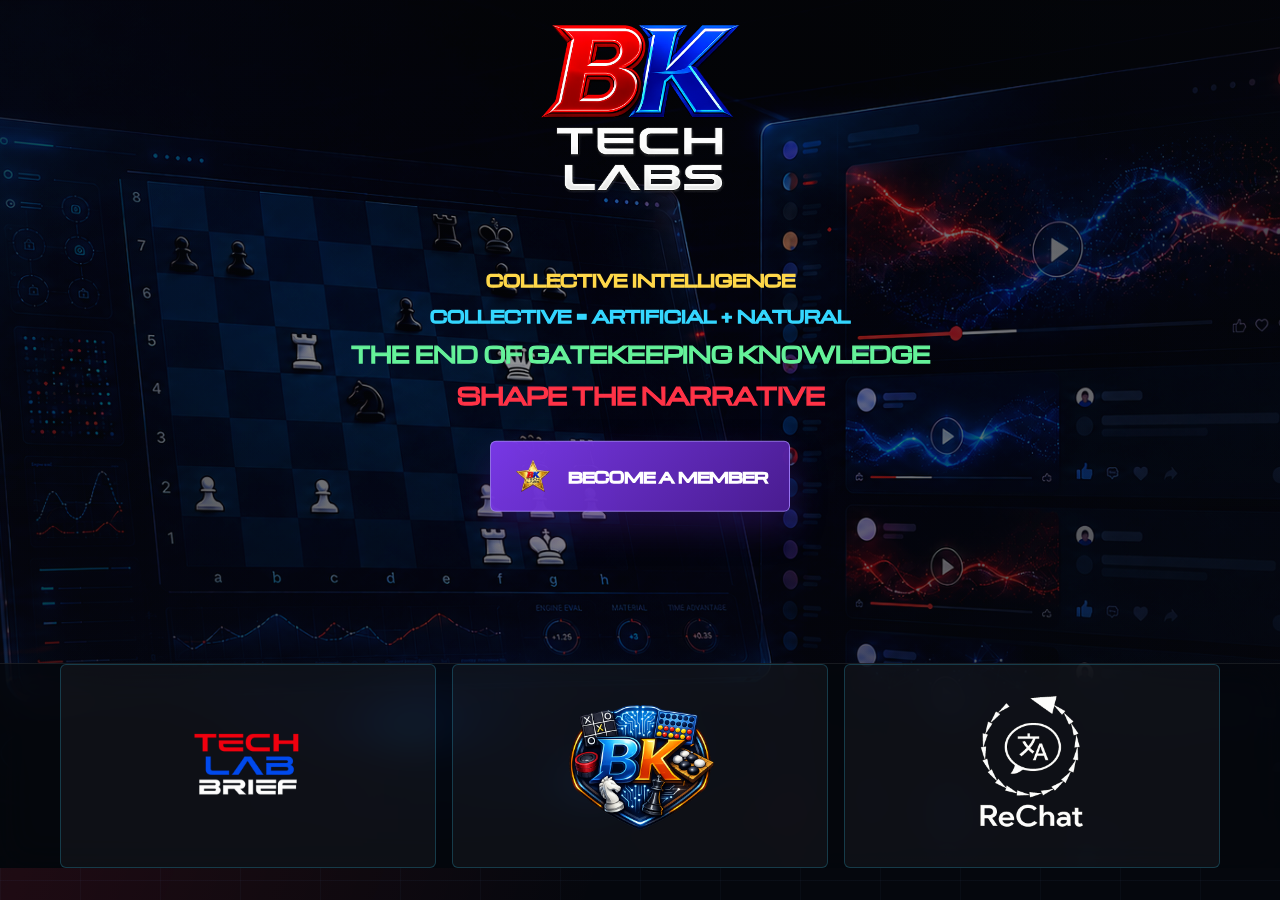
<file: index.html>
<!doctype html>
<html lang="en">
  <head>
    <meta charset="utf-8" />
    <meta name="viewport" content="width=device-width, initial-scale=1" />
    <meta
      name="description"
      content="BK Tech Labs builds AI-native tools for reasoning evaluation and shared AI conversations."
    />
    <title>BK Tech Labs</title>
    <link rel="icon" href="favicon.ico" />
    <link rel="preload" href="assets/bk-tech-labs-logo.png" as="image" />
    <link rel="preload" href="assets/bk-tech-labs-hero.png" as="image" />
    <link rel="stylesheet" href="styles.css" />
  </head>
  <body class="landing-page">
    <header class="site-header" data-header>
      <nav class="site-nav" id="site-nav" aria-label="Primary navigation">
        <a class="nav-logo-link brief-nav-logo" href="https://tech-lab-brief.com" aria-label="Brief">
          <img src="assets/brief-nav-logo.png" alt="" />
        </a>
        <a class="nav-logo-link" href="https://barkade.app" aria-label="BarKade">
          <img src="assets/barkade-logo.png" alt="" />
        </a>
        <a class="nav-logo-link rechat-nav-logo" href="https://therechat.app" aria-label="ReChat">
          <img src="assets/rechat-logo.png" alt="" />
        </a>
      </nav>
    </header>

    <main id="top">
      <section class="hero" aria-labelledby="hero-title">
        <div class="hero-content">
          <h1 id="hero-title" class="sr-only">BK Tech Labs</h1>
          <img
            class="hero-logo"
            src="assets/bk-tech-labs-logo.png"
            alt="BK Tech Labs"
          />
          <p class="hero-label">COLLECTIVE INTELLIGENCE</p>
          <p class="motto">COLLECTIVE = ARTIFICIAL + NATURAL</p>
          <p class="slogan">THE END OF GATEKEEPING KNOWLEDGE</p>
          <p class="narrative">SHAPE THE NARRATIVE</p>
          <a
            class="member-button"
            href="member.html"
          >
            <img src="assets/member-logo.png" alt="" />
            <span>Become a Member</span>
          </a>
        </div>
      </section>
    </main>

    <script src="script.js"></script>
  </body>
</html>
</file>
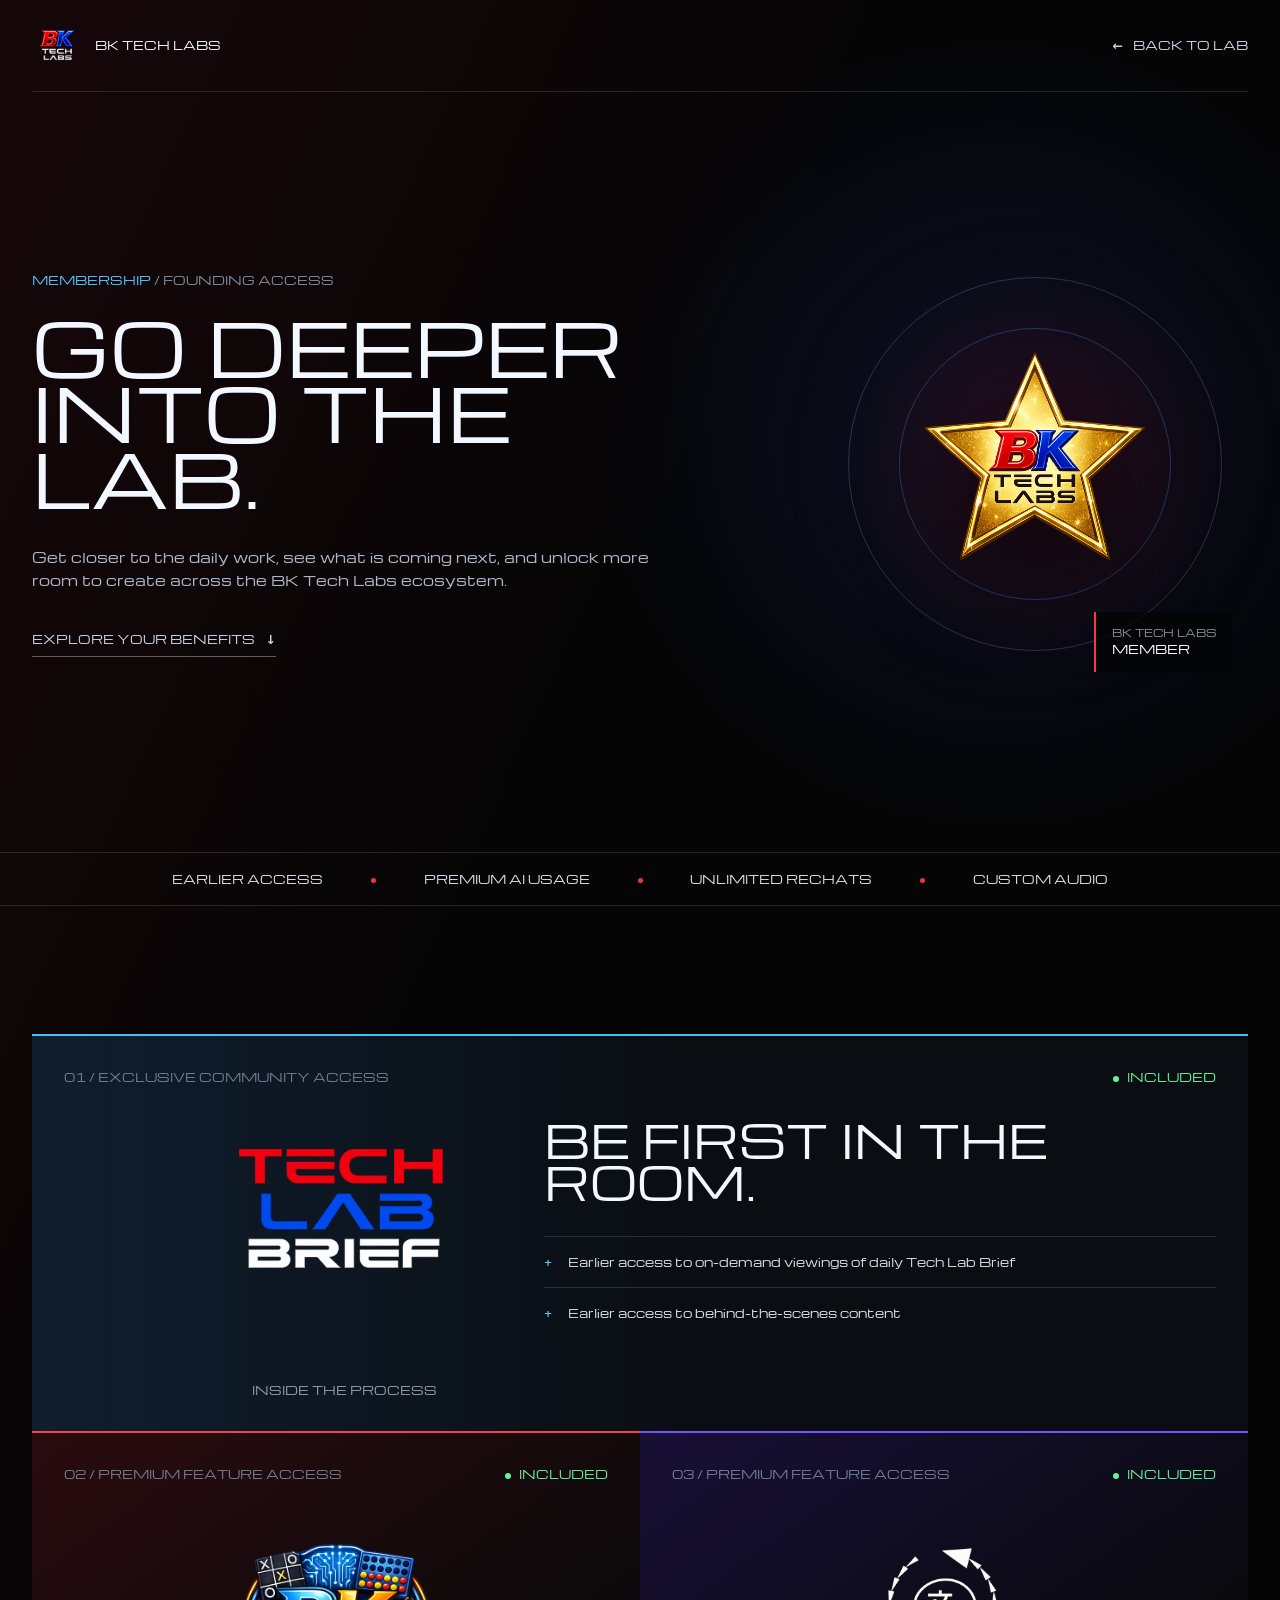
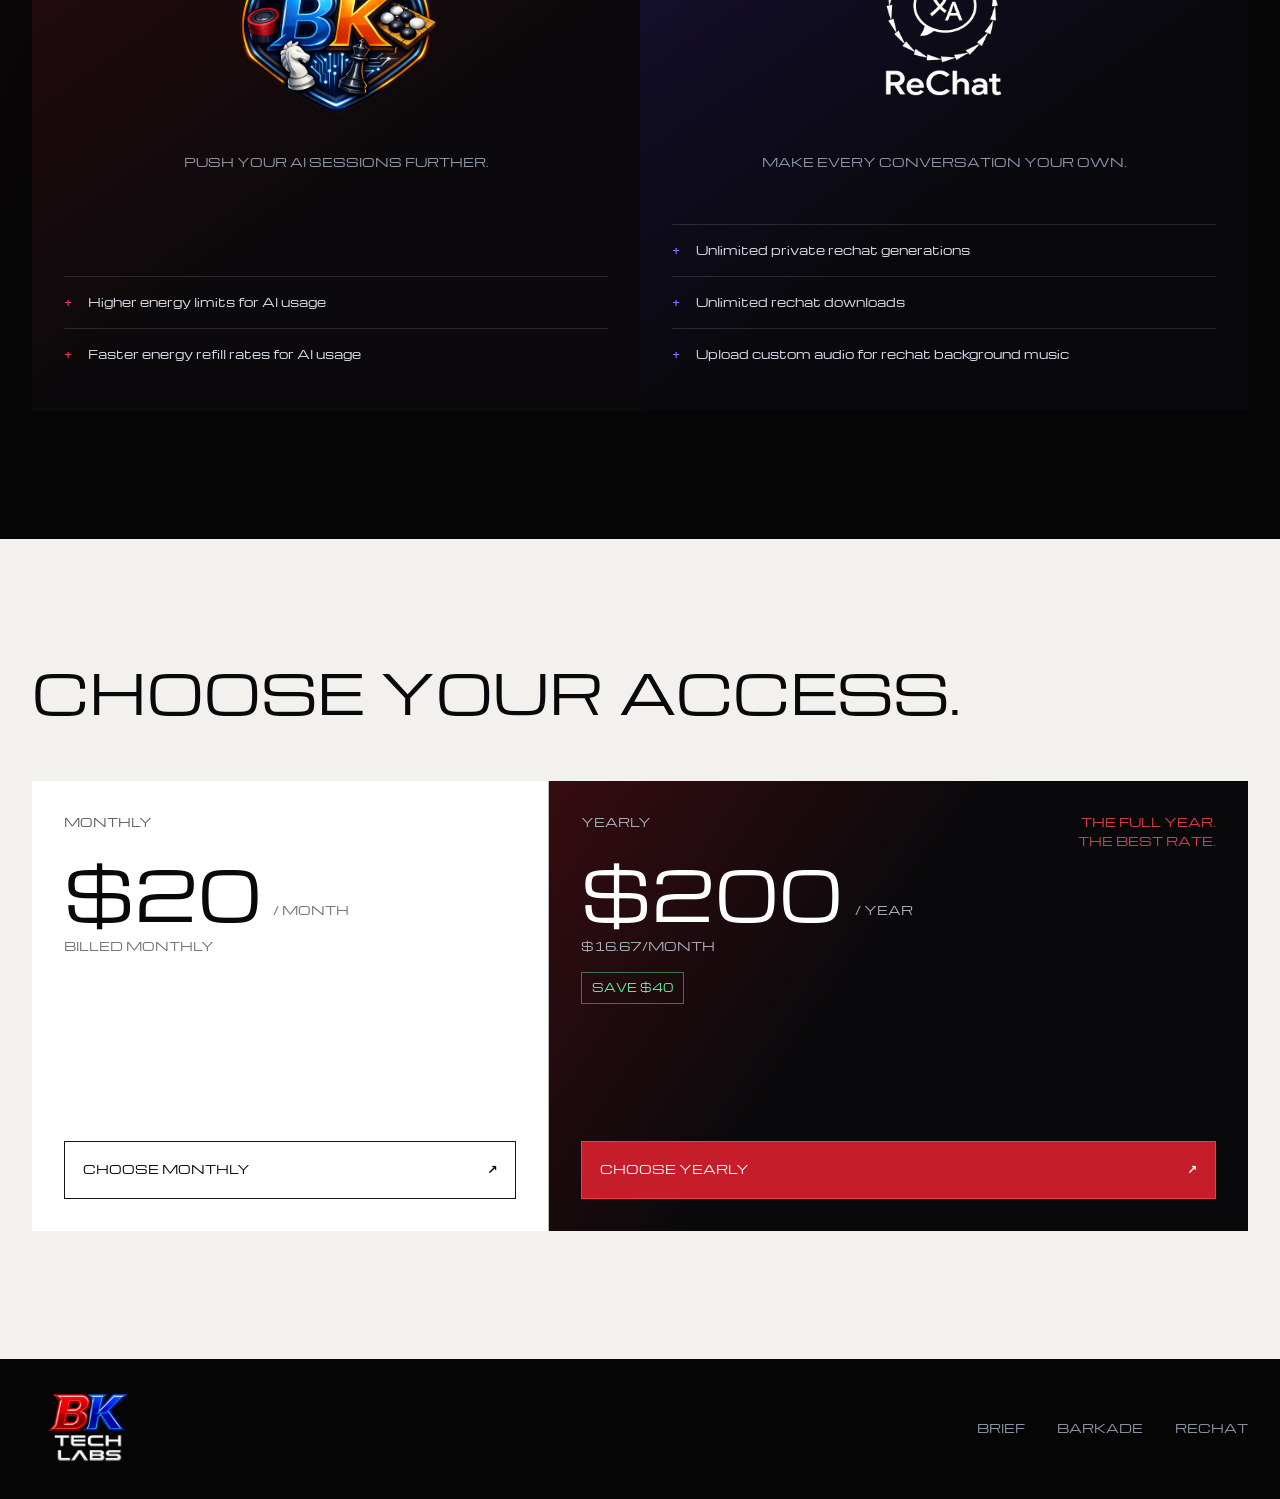
<file: member.html>
<!doctype html>
<html lang="en">
  <head>
    <meta charset="utf-8" />
    <meta name="viewport" content="width=device-width, initial-scale=1" />
    <meta
      name="description"
      content="Get earlier access to BK Tech Labs content and premium features across BarKade and ReChat."
    />
    <title>Membership | BK Tech Labs</title>
    <link rel="icon" href="favicon.ico" />
    <link rel="preload" href="assets/member-logo.png" as="image" />
    <link rel="stylesheet" href="styles.css" />
  </head>
  <body class="membership-page">
    <header class="membership-topbar">
      <a class="membership-brand" href="index.html" aria-label="BK Tech Labs home">
        <img src="assets/bk-tech-labs-logo.png" alt="" />
        <span>BK Tech Labs</span>
      </a>
      <a class="back-link" href="index.html"><span aria-hidden="true">←</span> Back to lab</a>
    </header>

    <main>
      <section class="member-intro" aria-labelledby="membership-title">
        <div class="member-intro-copy">
          <p class="member-kicker"><span>Membership</span> / Founding access</p>
          <h1 id="membership-title">Go deeper<br />into the lab.</h1>
          <p class="member-lede">
            Get closer to the daily work, see what is coming next, and unlock more room to create
            across the BK Tech Labs ecosystem.
          </p>
          <a class="intro-jump" href="#benefits">Explore your benefits <span aria-hidden="true">↓</span></a>
        </div>

        <div class="member-emblem" aria-hidden="true">
          <div class="emblem-orbit orbit-one"></div>
          <div class="emblem-orbit orbit-two"></div>
          <img src="assets/member-logo.png" alt="" />
          <p><span>BK Tech Labs</span> Member</p>
        </div>
      </section>

      <div class="member-marquee" aria-hidden="true">
        <div>Earlier access <i></i> Premium AI usage <i></i> Unlimited ReChats <i></i> Custom audio</div>
      </div>

      <section class="member-benefits" id="benefits" aria-label="Member benefits">
        <article class="community-benefit">
          <div class="product-benefit-topline community-benefit-topline">
            <span>01 / Exclusive community access</span>
            <span class="access-status">Included</span>
          </div>
          <div class="community-identity">
            <div class="community-logo-crop">
              <img src="assets/brief-nav-logo.png" alt="Tech Lab Brief" />
            </div>
            <p>Inside the process</p>
          </div>
          <div class="benefit-copy">
            <h3>Be first in the room.</h3>
            <ul class="member-feature-list">
              <li>Earlier access to on-demand viewings of daily Tech Lab Brief</li>
              <li>Earlier access to behind-the-scenes content</li>
            </ul>
          </div>
        </article>

        <div class="product-benefit-grid">
          <article class="product-benefit barkade-benefit">
            <div class="product-benefit-topline">
              <span>02 / Premium feature access</span>
              <span class="access-status">Included</span>
            </div>
            <img class="product-benefit-logo" src="assets/barkade-logo.png" alt="BarKade" />
            <p class="product-benefit-tagline">Push your AI sessions further.</p>
            <ul class="member-feature-list">
              <li>Higher energy limits for AI usage</li>
              <li>Faster energy refill rates for AI usage</li>
            </ul>
          </article>

          <article class="product-benefit rechat-benefit">
            <div class="product-benefit-topline">
              <span>03 / Premium feature access</span>
              <span class="access-status">Included</span>
            </div>
            <img class="product-benefit-logo rechat-benefit-logo" src="assets/rechat-logo.png" alt="ReChat" />
            <p class="product-benefit-tagline">Make every conversation your own.</p>
            <ul class="member-feature-list">
              <li>Unlimited private rechat generations</li>
              <li>Unlimited rechat downloads</li>
              <li>Upload custom audio for rechat background music</li>
            </ul>
          </article>
        </div>
      </section>

      <section class="membership-pricing" aria-labelledby="plans-title">
        <header class="member-section-heading pricing-heading">
          <h2 id="plans-title">Choose your access.</h2>
        </header>

        <div class="membership-plans">
          <article class="membership-plan monthly-plan">
            <div>
              <p class="plan-name">Monthly</p>
              <p class="new-plan-price"><strong>$20</strong><span>/ month</span></p>
              <p class="billing-note">Billed monthly</p>
            </div>
            <a class="plan-checkout secondary-checkout" href="https://buy.stripe.com/4gMfZg1MadqH9KE2hybAs00">
              Choose monthly <span aria-hidden="true">↗</span>
            </a>
          </article>

          <article class="membership-plan yearly-plan">
            <div class="yearly-plan-copy">
              <div>
                <div class="plan-name-row">
                  <p class="plan-name">Yearly</p>
                </div>
                <p class="new-plan-price"><strong>$200</strong><span>/ year</span></p>
                <p class="billing-note">$16.67/month</p>
                <p class="savings-badge">Save $40</p>
              </div>
              <p class="best-value">The full year.<br />The best rate.</p>
            </div>
            <a class="plan-checkout primary-checkout" href="https://buy.stripe.com/28EaEW4YmeuL8GAcWcbAs01">
              Choose yearly <span aria-hidden="true">↗</span>
            </a>
          </article>
        </div>
      </section>
    </main>

    <footer class="membership-footer">
      <a class="membership-brand footer-brand" href="index.html">
        <img src="assets/bk-tech-labs-logo.png" alt="" />
      </a>
      <nav aria-label="BK Tech Labs products">
        <a href="https://tech-lab-brief.com">Brief</a>
        <a href="https://barkade.app">BarKade</a>
        <a href="https://therechat.app">ReChat</a>
      </nav>
    </footer>

    <script src="script.js"></script>
  </body>
</html>
</file>
<file: styles.css>
@font-face {
  font-family: "Michroma";
  src: url("assets/fonts/Michroma-Regular.ttf") format("truetype");
  font-style: normal;
  font-weight: 400;
  font-display: swap;
}

:root {
  color-scheme: dark;
  --ink: #f3f7ff;
  --muted: #aebbd1;
  --dim: #73839c;
  --page: #05070d;
  --panel: #0b1020;
  --panel-strong: #10172a;
  --line: rgba(149, 185, 255, 0.24);
  --cyan: #35d7ff;
  --red: #ff3347;
  --green: #65f29a;
  --amber: #ffb24c;
  --violet: #a78bfa;
  --shadow: rgba(0, 0, 0, 0.42);
  --max: 1160px;
}

* {
  box-sizing: border-box;
}

html {
  scroll-behavior: smooth;
  scroll-padding-top: 0;
}

body {
  margin: 0;
  background:
    linear-gradient(rgba(95, 139, 214, 0.055) 1px, transparent 1px),
    linear-gradient(90deg, rgba(95, 139, 214, 0.045) 1px, transparent 1px),
    linear-gradient(110deg, rgba(255, 51, 71, 0.1), transparent 38%),
    #05070d;
  background-size: 80px 80px, 80px 80px, auto, auto;
  color: var(--ink);
  font-family:
    Inter, ui-sans-serif, system-ui, -apple-system, BlinkMacSystemFont, "Segoe UI", sans-serif;
  line-height: 1.5;
}

.landing-page {
  font-family: "Michroma", ui-sans-serif, system-ui, sans-serif;
  font-synthesis: weight;
  font-weight: 700;
}

.membership-page {
  font-family: "Michroma", ui-sans-serif, system-ui, sans-serif;
  font-synthesis: none;
}

a {
  color: inherit;
  text-decoration: none;
}

img {
  display: block;
  max-width: 100%;
}

.sr-only {
  position: absolute;
  width: 1px;
  height: 1px;
  padding: 0;
  margin: -1px;
  overflow: hidden;
  clip: rect(0, 0, 0, 0);
  white-space: nowrap;
  border: 0;
}

.site-header {
  position: fixed;
  z-index: 20;
  bottom: 2rem;
  right: 0;
  left: 0;
  display: grid;
  place-items: center;
  min-height: 74px;
  padding: 0 2rem;
  border-top: 1px solid rgba(255, 255, 255, 0.08);
  background: rgba(5, 7, 13, 0.74);
  backdrop-filter: blur(18px);
}

.site-nav {
  display: grid;
  grid-template-columns: repeat(3, minmax(0, 1fr));
  align-items: center;
  gap: 1rem;
  width: min(var(--max), 100%);
}

.site-nav a {
  display: inline-flex;
  align-items: center;
  justify-content: center;
  min-height: 204px;
  padding: 0.55rem 0.95rem;
  border: 1px solid rgba(53, 215, 255, 0.22);
  border-radius: 6px;
  color: var(--ink);
  font-size: 0.92rem;
  font-weight: 900;
  text-align: center;
  background: rgba(255, 255, 255, 0.045);
}

.site-nav a:hover,
.site-nav a:focus-visible,
.site-nav a.is-active {
  color: var(--ink);
  border-color: rgba(53, 215, 255, 0.48);
  background: rgba(53, 215, 255, 0.12);
  outline: none;
}

.site-nav .nav-logo-link {
  padding: 0.3rem 0.95rem;
}

.site-nav .nav-logo-link img {
  width: auto;
  max-width: 100%;
  height: auto;
  max-height: 162px;
  object-fit: contain;
}

.site-nav .brief-nav-logo img {
  max-height: 192px;
}

.site-nav .rechat-nav-logo img {
  max-width: min(240px, 100%);
}

.hero {
  position: relative;
  min-height: 88svh;
  display: grid;
  place-items: center;
  padding: 3.5rem 2rem 17rem;
  overflow: hidden;
  isolation: isolate;
  text-align: center;
}

.hero::before {
  content: "";
  position: absolute;
  inset: 0;
  z-index: -3;
  background-image: url("assets/bk-tech-labs-hero.png");
  background-position: center;
  background-size: cover;
  filter: saturate(1.18) contrast(1.08);
}

.hero::after {
  content: "";
  position: absolute;
  inset: 0;
  z-index: -2;
  background:
    linear-gradient(180deg, rgba(5, 7, 13, 0.42), rgba(5, 7, 13, 0.28) 42%, rgba(5, 7, 13, 0.62)),
    linear-gradient(90deg, rgba(5, 7, 13, 0.56), rgba(5, 7, 13, 0.16) 48%, rgba(5, 7, 13, 0.56));
}

.hero-content {
  display: grid;
  justify-items: center;
  gap: 1.19rem;
  width: min(680px, 100%);
  transform: translateY(-5.26rem);
}

.motto,
.eyebrow,
.product-label {
  margin: 0 0 1rem;
  color: var(--cyan);
  font-weight: 900;
  text-transform: uppercase;
  font-size: 0.86rem;
}

.hero-logo {
  width: min(280px, 42vw);
  height: auto;
  border-radius: 8px;
}

.hero-label {
  margin: 0;
  color: #ffd84a;
  font-size: 1rem;
  font-weight: 950;
  line-height: 1.08;
  letter-spacing: 0;
  text-transform: uppercase;
}

.hero .slogan,
.hero .motto,
.hero .narrative {
  margin: 0;
  max-width: 640px;
  line-height: 1.08;
  letter-spacing: 0;
  text-align: center;
  text-transform: uppercase;
}

.hero .slogan {
  color: var(--green);
  font-size: 1.25rem;
  font-weight: 950;
}

.hero .motto {
  color: var(--cyan);
  font-size: 1rem;
  font-weight: 950;
}

.hero .narrative {
  color: var(--red);
  font-size: 1.35rem;
  font-weight: 950;
}

.landing-page .hero-label,
.landing-page .hero .motto,
.landing-page .hero .slogan,
.landing-page .hero .narrative,
.landing-page .member-button span {
  -webkit-text-stroke: 1pt currentColor;
}

.member-button {
  display: inline-flex;
  align-items: center;
  justify-content: center;
  gap: 0.85rem;
  min-height: 68px;
  margin-top: 0.9rem;
  padding: 0.86rem 1.35rem;
  border: 1px solid rgba(167, 139, 250, 0.74);
  border-radius: 6px;
  color: #ffffff;
  font-size: 0.9rem;
  font-weight: 950;
  line-height: 1;
  text-transform: uppercase;
  background: linear-gradient(135deg, rgba(124, 58, 237, 0.96), rgba(76, 29, 149, 0.96));
  box-shadow: 0 16px 34px rgba(76, 29, 149, 0.34);
}

.member-button:hover,
.member-button:focus-visible {
  background: linear-gradient(135deg, rgba(139, 92, 246, 0.98), rgba(91, 33, 182, 0.98));
  outline: none;
}

.member-button img {
  width: 42px;
  height: 42px;
  flex: 0 0 auto;
  border-radius: 4px;
  object-fit: cover;
}

.membership-page {
  min-height: 100svh;
  background:
    radial-gradient(circle at 78% 14%, rgba(35, 79, 196, 0.16), transparent 25rem),
    linear-gradient(115deg, rgba(180, 23, 35, 0.1), transparent 34%),
    #050506;
}

.membership-topbar,
.membership-footer {
  width: min(1280px, calc(100% - 64px));
  margin: 0 auto;
}

.membership-topbar {
  display: flex;
  align-items: center;
  justify-content: space-between;
  min-height: 92px;
  border-bottom: 1px solid rgba(255, 255, 255, 0.13);
}

.membership-brand {
  display: inline-flex;
  align-items: center;
  gap: 0.8rem;
  font-size: 0.78rem;
  font-weight: 950;
  text-transform: uppercase;
}

.membership-brand img {
  width: 50px;
  height: 50px;
  object-fit: contain;
}

.footer-brand img {
  width: 112px;
  height: 112px;
}

.back-link,
.intro-jump {
  display: inline-flex;
  align-items: center;
  gap: 0.65rem;
  color: #cbd4e5;
  font-size: 0.78rem;
  font-weight: 900;
  text-transform: uppercase;
}

.back-link:hover,
.back-link:focus-visible,
.intro-jump:hover,
.intro-jump:focus-visible {
  color: #ffffff;
  outline: none;
}

.member-intro {
  display: grid;
  grid-template-columns: minmax(0, 1.25fr) minmax(360px, 0.75fr);
  align-items: center;
  gap: 5rem;
  width: min(1280px, calc(100% - 64px));
  min-height: min(760px, calc(100svh - 92px));
  margin: 0 auto;
  padding: 4.5rem 0 5.5rem;
}

.member-kicker,
.member-section-heading > p,
.benefit-label,
.product-benefit-topline,
.plan-name {
  margin: 0;
  font-size: 0.75rem;
  font-weight: 950;
  text-transform: uppercase;
}

.member-kicker {
  color: #7f8a9d;
}

.member-kicker span {
  color: #53c7ff;
}

.member-intro h1 {
  max-width: 850px;
  margin-top: 1.5rem;
  font-size: clamp(3.7rem, 5.7vw, 6.2rem);
  line-height: 0.9;
}

.member-lede {
  max-width: 650px;
  margin: 2.25rem 0 0;
  color: #aeb7c8;
  font-size: clamp(0.88rem, 1.1vw, 1.05rem);
  line-height: 1.65;
}

.intro-jump {
  margin-top: 2.4rem;
  padding-bottom: 0.45rem;
  border-bottom: 1px solid rgba(255, 255, 255, 0.34);
}

.member-emblem {
  position: relative;
  display: grid;
  place-items: center;
  min-height: 480px;
  isolation: isolate;
}

.member-emblem::before {
  content: "";
  position: absolute;
  width: 58%;
  aspect-ratio: 1;
  z-index: -2;
  border-radius: 50%;
  background: rgba(133, 12, 26, 0.28);
  filter: blur(60px);
}

.member-emblem img {
  width: min(300px, 64%);
  filter: drop-shadow(0 26px 45px rgba(0, 0, 0, 0.68));
}

.member-emblem > p {
  position: absolute;
  right: 1rem;
  bottom: 2rem;
  margin: 0;
  padding: 0.8rem 1rem;
  border-left: 2px solid #f33b48;
  color: #ffffff;
  font-size: 0.78rem;
  font-weight: 950;
  text-transform: uppercase;
  background: rgba(5, 5, 6, 0.78);
}

.member-emblem > p span {
  display: block;
  color: #8892a5;
  font-size: 0.64rem;
}

.emblem-orbit {
  position: absolute;
  z-index: -1;
  border: 1px solid rgba(255, 255, 255, 0.16);
  border-radius: 50%;
}

.orbit-one {
  width: 88%;
  aspect-ratio: 1;
}

.orbit-two {
  width: 64%;
  aspect-ratio: 1;
  border-color: rgba(73, 148, 255, 0.32);
}

.member-marquee {
  overflow: hidden;
  border-top: 1px solid rgba(255, 255, 255, 0.13);
  border-bottom: 1px solid rgba(255, 255, 255, 0.13);
}

.member-marquee > div {
  width: max-content;
  min-width: 100%;
  padding: 1.05rem 2rem;
  color: #d9dfeb;
  font-size: 0.76rem;
  font-weight: 950;
  text-align: center;
  text-transform: uppercase;
}

.member-marquee i {
  display: inline-block;
  width: 5px;
  height: 5px;
  margin: 0 2.8rem;
  border-radius: 50%;
  vertical-align: middle;
  background: #ef3544;
}

.member-benefits,
.membership-pricing {
  width: min(1280px, calc(100% - 64px));
  margin: 0 auto;
  padding: 8rem 0;
}

.member-section-heading {
  display: grid;
  grid-template-columns: 1fr 2fr;
  align-items: start;
  gap: 2rem;
  margin-bottom: 4rem;
}

.member-section-heading > p {
  padding-top: 0.75rem;
  color: #657084;
}

.member-section-heading h2 {
  margin: 0;
  font-size: clamp(2.6rem, 4.2vw, 4.7rem);
  font-weight: 950;
  line-height: 0.92;
  text-transform: uppercase;
}

.community-benefit {
  display: grid;
  grid-template-columns: 80px minmax(220px, 0.75fr) minmax(360px, 1.5fr);
  gap: 2rem;
  min-height: 390px;
  padding: 2rem;
  border-top: 2px solid #44bff5;
  background:
    linear-gradient(90deg, rgba(34, 92, 146, 0.22), transparent 55%),
    #0a0d12;
}

.community-benefit-topline {
  grid-column: 1 / -1;
}

.community-identity {
  display: flex;
  flex-direction: column;
  grid-column: 2;
  align-items: flex-start;
  justify-content: flex-start;
  gap: 0.8rem;
}

.community-logo-crop {
  width: min(420px, 100%);
  height: 250px;
  overflow: hidden;
}

.community-logo-crop img {
  width: 100%;
  height: auto;
  object-fit: contain;
  transform: translateY(-22%) scale(1.12);
}

.community-identity p,
.product-benefit-tagline {
  margin: 0;
  color: #8f9aad;
  font-size: 0.78rem;
  font-weight: 900;
  text-transform: uppercase;
}

.community-identity p {
  width: min(420px, 100%);
  text-align: center;
}

.benefit-copy {
  display: flex;
  flex-direction: column;
  grid-column: 3;
  justify-content: flex-start;
  max-width: 700px;
}

.benefit-label {
  color: #44bff5;
}

.benefit-copy h3 {
  margin: 0 0 2.1rem;
  font-size: clamp(2.1rem, 3.5vw, 3.9rem);
  line-height: 0.94;
  text-transform: uppercase;
}

.member-feature-list {
  display: grid;
  gap: 0;
  margin: 0;
  padding: 0;
  list-style: none;
}

.member-feature-list li {
  position: relative;
  padding: 1rem 2rem 1rem 1.5rem;
  border-top: 1px solid rgba(255, 255, 255, 0.13);
  color: #d6dce7;
  font-size: 0.78rem;
  font-weight: 740;
}

.member-feature-list li::before {
  content: "+";
  position: absolute;
  left: 0;
  color: #58d6ff;
  font-weight: 950;
}

.product-benefit-grid {
  display: grid;
  grid-template-columns: repeat(2, minmax(0, 1fr));
}

.product-benefit {
  display: flex;
  flex-direction: column;
  min-height: 580px;
  padding: 2rem;
  border-top: 2px solid;
}

.barkade-benefit {
  border-color: #f0444e;
  background: linear-gradient(145deg, rgba(131, 18, 26, 0.26), transparent 58%), #0b090b;
}

.rechat-benefit {
  border-color: #7155ff;
  background: linear-gradient(145deg, rgba(68, 38, 179, 0.25), transparent 58%), #09090d;
}

.product-benefit-topline {
  display: flex;
  align-items: center;
  justify-content: space-between;
  gap: 1rem;
  color: #717c90;
}

.access-status {
  color: #65f29a;
}

.access-status::before {
  content: "";
  display: inline-block;
  width: 6px;
  height: 6px;
  margin-right: 0.5rem;
  border-radius: 50%;
  background: currentColor;
}

.product-benefit-logo {
  width: 220px;
  height: 220px;
  margin: 2.1rem auto 1rem;
  object-fit: contain;
}

.rechat-benefit-logo {
  width: 270px;
}

.product-benefit-tagline {
  margin-bottom: auto;
  text-align: center;
}

.product-benefit .member-feature-list {
  margin-top: 2.5rem;
}

.barkade-benefit .member-feature-list li::before {
  color: #f0444e;
}

.rechat-benefit .member-feature-list li::before {
  color: #8d79ff;
}

.membership-pricing {
  width: 100%;
  padding-right: max(32px, calc((100% - 1280px) / 2));
  padding-left: max(32px, calc((100% - 1280px) / 2));
  background: #f2f1ed;
  color: #09090b;
}

.pricing-heading {
  grid-template-columns: 1fr;
}

.membership-plans {
  display: grid;
  grid-template-columns: 0.85fr 1.15fr;
  gap: 1px;
  background: #b9b9b6;
}

.membership-plan {
  display: flex;
  flex-direction: column;
  justify-content: space-between;
  min-width: 0;
  min-height: 450px;
  padding: 2rem;
  background: #ffffff;
}

.yearly-plan {
  color: #ffffff;
  background:
    linear-gradient(125deg, rgba(171, 19, 32, 0.28), transparent 45%),
    #09090b;
}

.plan-name-row,
.yearly-plan-copy {
  display: flex;
  align-items: flex-start;
  justify-content: space-between;
  gap: 2rem;
}

.plan-name {
  color: #606060;
}

.yearly-plan .plan-name {
  color: #aab1bf;
}

.savings-badge {
  display: inline-block;
  margin: 1rem 0 0;
  padding: 0.45rem 0.6rem;
  border: 1px solid rgba(101, 242, 154, 0.45);
  color: #65f29a;
  font-size: 0.67rem;
  font-weight: 950;
  text-transform: uppercase;
}

.new-plan-price {
  display: flex;
  align-items: flex-end;
  gap: 0.7rem;
  margin: 2.2rem 0 0;
}

.new-plan-price strong {
  font-size: clamp(3.4rem, 5.2vw, 5.5rem);
  line-height: 0.8;
}

.new-plan-price span {
  color: #727272;
  font-size: 0.78rem;
  font-weight: 900;
  text-transform: uppercase;
}

.yearly-plan .new-plan-price span,
.yearly-plan .billing-note {
  color: #aab1bf;
}

.billing-note {
  margin: 1.1rem 0 0;
  color: #727272;
  font-size: 0.78rem;
  font-weight: 800;
  text-transform: uppercase;
}

.best-value {
  margin: 0;
  color: #da404b;
  font-size: 0.78rem;
  font-weight: 950;
  text-align: right;
  text-transform: uppercase;
}

.plan-checkout {
  display: flex;
  align-items: center;
  justify-content: space-between;
  min-height: 58px;
  margin-top: 3rem;
  padding: 0 1.1rem;
  border: 1px solid;
  font-size: 0.78rem;
  font-weight: 950;
  text-transform: uppercase;
  transition: color 160ms ease, background-color 160ms ease;
}

.secondary-checkout {
  border-color: #151515;
}

.secondary-checkout:hover,
.secondary-checkout:focus-visible {
  color: #ffffff;
  background: #151515;
  outline: none;
}

.primary-checkout {
  border-color: #ef3b48;
  color: #ffffff;
  background: #c51d2a;
}

.primary-checkout:hover,
.primary-checkout:focus-visible {
  background: #e52f3d;
  outline: none;
}

.membership-footer {
  display: flex;
  align-items: center;
  justify-content: space-between;
  min-height: 140px;
}

.membership-footer nav {
  display: flex;
  gap: 2rem;
}

.membership-footer nav a {
  color: #8f98a9;
  font-size: 0.72rem;
  font-weight: 900;
  text-transform: uppercase;
}

.membership-footer nav a:hover,
.membership-footer nav a:focus-visible {
  color: #ffffff;
  outline: none;
}

.countdown-hero {
  min-height: 100svh;
  align-items: start;
  padding-top: clamp(1.4rem, 5svh, 3rem);
}

.countdown-content {
  display: grid;
  justify-items: center;
  gap: 0.65rem;
  width: min(760px, 100%);
}

.countdown-logo {
  width: min(190px, 52vw);
  height: auto;
  border-radius: 8px;
}

.countdown-title {
  margin-top: 0.2rem;
  font-size: clamp(3rem, 7vw, 4.4rem);
  line-height: 0.92;
  text-align: center;
}

.countdown-timer {
  display: block;
  width: min(100%, 680px);
  margin-top: 0.35rem;
  color: var(--green);
  font-family:
    "SFMono-Regular", Consolas, "Liberation Mono", Menlo, monospace;
  font-size: clamp(2.9rem, 9vw, 4.9rem);
  font-weight: 900;
  line-height: 0.95;
  letter-spacing: 0;
  text-align: center;
  text-shadow: 0 0 34px rgba(101, 242, 154, 0.25);
  font-variant-numeric: tabular-nums;
}

.countdown-date {
  margin: 0;
  color: #dbe7fa;
  font-size: 1rem;
  font-weight: 900;
  letter-spacing: 0;
  text-transform: uppercase;
}

h1,
h2,
h3,
p {
  text-wrap: pretty;
}

h1 {
  margin: 0;
  font-size: 5.8rem;
  line-height: 0.93;
  font-weight: 950;
  letter-spacing: 0;
  text-transform: uppercase;
}

.slogan {
  max-width: 560px;
  margin: 1rem 0 0;
  color: var(--green);
  font-size: 1.1rem;
  font-weight: 900;
  text-transform: uppercase;
}

.button {
  display: inline-flex;
  align-items: center;
  justify-content: center;
  min-height: 46px;
  padding: 0.82rem 1.05rem;
  border-radius: 6px;
  font-weight: 900;
  line-height: 1.1;
}

.button.primary {
  color: #001018;
  background: linear-gradient(135deg, var(--green), var(--cyan));
  box-shadow: 0 14px 30px rgba(53, 215, 255, 0.2);
}

.button.secondary {
  border: 1px solid rgba(255, 255, 255, 0.2);
  color: var(--ink);
  background: rgba(255, 255, 255, 0.07);
}

.button:hover,
.button:focus-visible {
  transform: translateY(-1px);
  outline: none;
}

.section {
  padding: 5.5rem 2rem;
}

.section-inner {
  width: min(var(--max), 100%);
  margin: 0 auto;
}

.equation-band {
  padding-top: 4rem;
  border-top: 1px solid rgba(255, 255, 255, 0.08);
  background: linear-gradient(180deg, rgba(5, 7, 13, 0.95), rgba(12, 15, 23, 0.98));
}

.equation-layout {
  display: grid;
  grid-template-columns: minmax(0, 0.9fr) minmax(280px, 1fr);
  gap: 3rem;
  align-items: end;
}

.section h2 {
  margin: 0;
  max-width: 820px;
  font-size: 3rem;
  line-height: 1.05;
  font-weight: 950;
  letter-spacing: 0;
  text-transform: uppercase;
}

.equation-layout > p,
.section-heading > p {
  margin: 0;
  color: var(--muted);
  font-size: 1.05rem;
}

.products {
  background: #080a10;
}

.section-heading {
  display: grid;
  gap: 1rem;
  max-width: 760px;
  margin-bottom: 2rem;
}

.section-heading.compact {
  max-width: 900px;
}

.product-grid {
  display: grid;
  grid-template-columns: repeat(2, minmax(0, 1fr));
  gap: 1rem;
}

.product-card {
  position: relative;
  min-height: 430px;
  padding: 1.5rem;
  overflow: hidden;
  border: 1px solid var(--line);
  border-radius: 8px;
  background:
    linear-gradient(135deg, rgba(16, 23, 42, 0.95), rgba(7, 9, 15, 0.98)),
    var(--panel);
  box-shadow: 0 24px 60px var(--shadow);
}

.product-card::before {
  content: "";
  position: absolute;
  inset: 0;
  pointer-events: none;
  background:
    linear-gradient(rgba(255, 255, 255, 0.06) 1px, transparent 1px),
    linear-gradient(90deg, rgba(255, 255, 255, 0.045) 1px, transparent 1px);
  background-size: 44px 44px;
  mask-image: linear-gradient(180deg, black, transparent 74%);
}

.barkade {
  border-color: rgba(53, 215, 255, 0.34);
}

.rechat {
  border-color: rgba(255, 178, 76, 0.34);
}

.product-copy {
  position: relative;
  z-index: 2;
  max-width: 470px;
}

.product-copy h3,
.principle-grid h3 {
  margin: 0;
  font-size: 2.1rem;
  line-height: 1.05;
  font-weight: 950;
}

.product-copy p:last-child,
.principle-grid p {
  margin: 0.9rem 0 0;
  color: var(--muted);
}

.product-visual {
  position: absolute;
  right: 1.2rem;
  bottom: 1.2rem;
  width: min(360px, 62%);
  height: 230px;
}

.mini-board {
  position: absolute;
  right: 0;
  bottom: 0;
  display: grid;
  grid-template-columns: repeat(4, 1fr);
  width: 210px;
  aspect-ratio: 1;
  padding: 0.55rem;
  border: 1px solid rgba(53, 215, 255, 0.35);
  border-radius: 8px;
  background: rgba(1, 10, 18, 0.78);
  transform: rotateX(54deg) rotateZ(45deg);
  transform-origin: center;
  box-shadow: 0 22px 50px rgba(53, 215, 255, 0.18);
}

.mini-board span {
  border: 1px solid rgba(255, 255, 255, 0.05);
  background: rgba(255, 255, 255, 0.08);
}

.mini-board span:nth-child(2n) {
  background: rgba(53, 215, 255, 0.2);
}

.mini-board span:nth-child(3),
.mini-board span:nth-child(10),
.mini-board span:nth-child(14) {
  border-radius: 50%;
  background: var(--red);
  box-shadow: 0 0 22px rgba(255, 51, 71, 0.65);
}

.decision-path {
  position: absolute;
  left: 0;
  bottom: 42px;
  display: grid;
  gap: 0.85rem;
}

.decision-path i {
  display: block;
  width: 160px;
  height: 12px;
  border-radius: 999px;
  background: linear-gradient(90deg, var(--cyan), transparent);
}

.decision-path i:nth-child(2) {
  width: 120px;
  background: linear-gradient(90deg, var(--green), transparent);
}

.decision-path i:nth-child(3) {
  width: 84px;
  background: linear-gradient(90deg, var(--amber), transparent);
}

.feed-visual {
  display: grid;
  align-content: end;
  gap: 0.75rem;
}

.feed-player {
  position: relative;
  height: 122px;
  border: 1px solid rgba(255, 178, 76, 0.32);
  border-radius: 8px;
  background:
    linear-gradient(135deg, rgba(255, 178, 76, 0.2), transparent 55%),
    rgba(255, 255, 255, 0.07);
  box-shadow: 0 18px 46px rgba(255, 178, 76, 0.14);
}

.feed-player span {
  position: absolute;
  left: 1rem;
  right: 1rem;
  bottom: 1rem;
  height: 8px;
  border-radius: 999px;
  background: linear-gradient(90deg, var(--amber) 42%, rgba(255, 255, 255, 0.2) 42%);
}

.feed-row {
  height: 28px;
  border-radius: 7px;
  background: rgba(255, 255, 255, 0.1);
}

.feed-row.active {
  background: linear-gradient(90deg, rgba(53, 215, 255, 0.36), rgba(255, 255, 255, 0.1));
}

.feed-row.short {
  width: 74%;
}

.collective {
  background: linear-gradient(180deg, #080a10, #0d0d11);
}

.principle-grid {
  display: grid;
  grid-template-columns: repeat(3, minmax(0, 1fr));
  gap: 1rem;
  margin-top: 2rem;
}

.principle-grid article {
  min-height: 250px;
  padding: 1.25rem;
  border: 1px solid rgba(255, 255, 255, 0.12);
  border-radius: 8px;
  background: rgba(255, 255, 255, 0.045);
}

.principle-number {
  display: block;
  margin-bottom: 2rem;
  color: var(--dim);
  font-weight: 950;
}

.principle-grid article:nth-child(1) .principle-number {
  color: var(--cyan);
}

.principle-grid article:nth-child(2) .principle-number {
  color: var(--amber);
}

.principle-grid article:nth-child(3) .principle-number {
  color: var(--green);
}

.stream-callout {
  margin-top: 2.4rem;
  padding: 1.6rem 0;
  border-top: 1px solid rgba(255, 255, 255, 0.16);
  border-bottom: 1px solid rgba(255, 255, 255, 0.16);
}

.stream-copy {
  max-width: 860px;
}

.stream-callout .eyebrow {
  margin-bottom: 0.65rem;
  color: var(--amber);
}

.stream-callout blockquote {
  margin: 0;
  color: #dbe7fa;
  font-size: 1.25rem;
  font-weight: 800;
  line-height: 1.38;
}

.stream-link {
  display: inline-flex;
  align-items: center;
  justify-content: center;
  min-height: 44px;
  flex: 0 0 auto;
  padding: 0.78rem 1rem;
  border: 1px solid rgba(255, 178, 76, 0.42);
  border-radius: 6px;
  color: var(--ink);
  font-weight: 900;
  margin-top: 1.1rem;
  background: rgba(255, 178, 76, 0.12);
}

.stream-link:hover,
.stream-link:focus-visible {
  color: #081018;
  background: var(--amber);
  outline: none;
}

.closing {
  background:
    linear-gradient(90deg, rgba(255, 51, 71, 0.2), transparent 36%),
    linear-gradient(180deg, #0d0d11, #05070d);
}

.closing-inner {
  display: flex;
  align-items: center;
  justify-content: space-between;
  gap: 2rem;
}

.site-footer {
  display: flex;
  justify-content: space-between;
  gap: 1rem;
  padding: 1.5rem 2rem;
  border-top: 1px solid rgba(255, 255, 255, 0.08);
  color: var(--dim);
  background: #05070d;
}

.site-footer p {
  margin: 0;
}

.site-footer a {
  color: var(--muted);
  font-weight: 800;
}

@media (max-width: 920px) {
  html {
    scroll-padding-top: 0;
  }

  .site-header {
    padding: 0 1rem;
  }

  .site-nav {
    display: grid;
    gap: 0.6rem;
  }

  .hero {
    min-height: 84svh;
    padding: 3rem 1rem 16rem;
  }

  .hero-content {
    gap: 1.17rem;
    width: min(680px, 100%);
    transform: translateY(-4.66rem);
  }

  .hero .slogan,
  .hero .motto {
    max-width: 620px;
  }

  .hero .slogan {
    font-size: 1.1rem;
  }

  .hero .motto {
    font-size: 0.9rem;
  }

  h1 {
    font-size: 4rem;
  }

  .equation-layout,
  .product-grid,
  .principle-grid {
    grid-template-columns: 1fr;
  }

  .section {
    padding: 4.2rem 1rem;
  }

  .section h2 {
    font-size: 2.25rem;
  }

  .product-card {
    min-height: 520px;
  }

  .product-visual {
    width: min(340px, 88%);
  }

  .closing-inner {
    align-items: flex-start;
    flex-direction: column;
  }

  .stream-callout {
    padding-bottom: 1.4rem;
  }

  .member-intro {
    grid-template-columns: 1fr;
    gap: 1rem;
    padding-top: 5rem;
  }

  .member-intro-copy {
    position: relative;
    z-index: 1;
  }

  .member-emblem {
    min-height: 430px;
  }

  .member-emblem img {
    width: min(280px, 50%);
  }

  .member-section-heading {
    grid-template-columns: 0.5fr 1.5fr;
  }

  .community-benefit {
    grid-template-columns: 52px 1fr;
  }

  .community-identity,
  .benefit-copy {
    grid-column: 2;
  }

  .community-identity {
    gap: 1.5rem;
  }

  .product-benefit-grid,
  .membership-plans {
    grid-template-columns: 1fr;
  }

  .product-benefit {
    min-height: 540px;
  }

  .membership-plan {
    min-height: 390px;
  }

}

@media (max-width: 560px) {
  html {
    scroll-padding-top: 0;
  }

  .landing-page .hero-label,
  .landing-page .hero .motto,
  .landing-page .hero .slogan,
  .landing-page .hero .narrative,
  .landing-page .member-button span {
    -webkit-text-stroke-width: 0.25pt;
  }

  .site-header {
    padding: 0 0.65rem;
  }

  .site-nav {
    gap: 0.35rem;
  }

  .site-nav a {
    min-height: 174px;
    padding: 0.42rem 0.35rem;
    font-size: 0.78rem;
  }

  .site-nav .nav-logo-link {
    padding: 0.28rem 0.35rem;
  }

  .site-nav .nav-logo-link img {
    width: auto;
    max-width: 100%;
    height: auto;
    max-height: 138px;
  }

  .site-nav .brief-nav-logo img {
    max-height: 162px;
  }

  .site-nav .rechat-nav-logo img {
    max-width: 100%;
  }

  .hero {
    padding-top: 2rem;
    padding-bottom: 14.25rem;
  }

  .membership-topbar,
  .membership-footer,
  .member-intro,
  .member-benefits {
    width: min(100% - 32px, 1280px);
  }

  .membership-topbar {
    min-height: 76px;
  }

  .membership-brand span {
    display: none;
  }

  .membership-brand img {
    width: 44px;
    height: 44px;
  }

  .footer-brand img {
    width: 96px;
    height: 96px;
  }

  .member-intro {
    min-height: auto;
    padding: 4.5rem 0 3rem;
  }

  .member-intro h1 {
    margin-top: 1.2rem;
    font-size: clamp(2.65rem, 12vw, 3.5rem);
  }

  .member-lede {
    margin-top: 1.6rem;
    font-size: 0.78rem;
  }

  .member-emblem {
    min-height: 330px;
  }

  .member-emblem img {
    width: 185px;
  }

  .member-emblem > p {
    right: 0;
    bottom: 1rem;
  }

  .orbit-one {
    width: 300px;
  }

  .orbit-two {
    width: 220px;
  }

  .member-marquee > div {
    text-align: left;
  }

  .member-marquee i {
    margin: 0 1.5rem;
  }

  .member-benefits,
  .membership-pricing {
    padding-top: 5.5rem;
    padding-bottom: 5.5rem;
  }

  .member-section-heading {
    grid-template-columns: 1fr;
    gap: 1.1rem;
    margin-bottom: 2.5rem;
  }

  .member-section-heading > p {
    padding: 0;
  }

  .member-section-heading h2 {
    font-size: clamp(2rem, 9vw, 2.75rem);
  }

  .community-benefit {
    display: block;
    min-height: 0;
    padding: 1.25rem;
  }

  .community-benefit-topline {
    margin-bottom: 1.5rem;
  }

  .community-logo-crop {
    width: 280px;
    height: 170px;
  }

  .benefit-copy {
    margin-top: 3rem;
  }

  .benefit-copy h3 {
    margin-bottom: 1.5rem;
    font-size: 2rem;
  }

  .member-feature-list li {
    padding-right: 0;
    font-size: 0.72rem;
  }

  .product-benefit {
    min-height: 510px;
    padding: 1.25rem;
  }

  .product-benefit-topline > span:first-child {
    max-width: 150px;
  }

  .product-benefit-logo {
    width: 190px;
    height: 190px;
  }

  .rechat-benefit-logo {
    width: 230px;
  }

  .membership-pricing {
    padding-right: 16px;
    padding-left: 16px;
  }

  .membership-plan {
    min-height: 360px;
    padding: 1.25rem;
  }

  .yearly-plan-copy {
    display: block;
  }

  .best-value {
    margin-top: 2rem;
    text-align: left;
  }

  .new-plan-price {
    display: block;
  }

  .new-plan-price strong {
    font-size: clamp(3rem, 15vw, 4.2rem);
  }

  .new-plan-price span {
    display: block;
    margin-top: 0.8rem;
  }

  .membership-footer {
    min-height: 120px;
  }

  .membership-footer nav {
    gap: 1rem;
  }

  .hero-content {
    gap: 1.09rem;
    transform: translateY(-3.91rem);
  }

  h1 {
    font-size: 3rem;
  }

  .hero-logo {
    width: min(220px, 74vw);
  }

  .hero-label {
    font-size: 0.78rem;
  }

  .hero .slogan {
    font-size: 0.88rem;
  }

  .hero .motto {
    font-size: 0.76rem;
  }

  .member-button {
    min-height: 58px;
    padding: 0.72rem 1rem;
    font-size: 0.72rem;
  }

  .member-button img {
    width: 34px;
    height: 34px;
  }

  .countdown-content {
    gap: 0.65rem;
  }

  .countdown-logo {
    width: min(168px, 70vw);
  }

  .countdown-title {
    font-size: clamp(2.7rem, 14vw, 4.4rem);
  }

  .countdown-timer {
    font-size: clamp(2.55rem, 14vw, 4.8rem);
  }

  .button {
    width: 100%;
  }

  .stream-callout blockquote {
    font-size: 1.05rem;
  }

  .stream-link {
    width: 100%;
  }

  .section h2 {
    font-size: 1.75rem;
  }

  .product-card {
    min-height: 560px;
    padding: 1rem;
  }

  .product-copy h3,
  .principle-grid h3 {
    font-size: 1.6rem;
  }

  .product-visual {
    right: 0.75rem;
    bottom: 0.75rem;
    width: calc(100% - 1.5rem);
    height: 210px;
  }

  .site-footer {
    flex-direction: column;
    padding: 1.25rem 1rem;
  }
}
</file>
